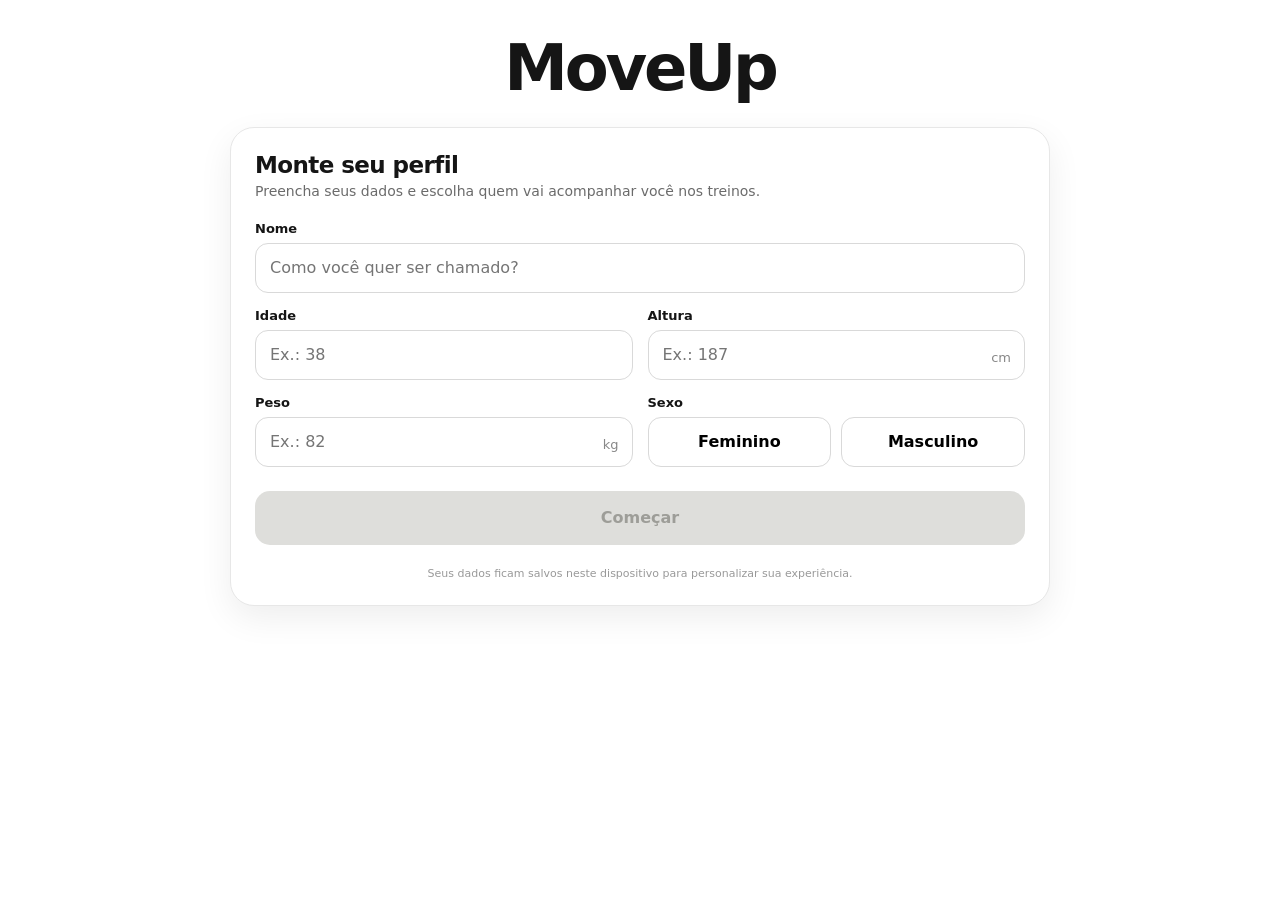
<file: index.html>
<!doctype html>
<html lang="pt-BR">
<head>
  <meta charset="utf-8" />
  <meta name="viewport" content="width=device-width,initial-scale=1,viewport-fit=cover" />
  <meta name="theme-color" content="#ffffff" />
  <title>MoveUp</title>
  <style>
    :root{--ink:#151515;--muted:#6b6b6b;--line:#e7e7e7;--soft:#f7f7f5;--accent:#65745a;--accent-dark:#4f5e46;--accent-soft:#eef2eb;--shadow:0 12px 34px rgba(0,0,0,.07)}
    *{box-sizing:border-box}
    body{margin:0;background:#fff;color:var(--ink);font-family:Inter,ui-sans-serif,system-ui,-apple-system,BlinkMacSystemFont,"Segoe UI",sans-serif;min-height:100svh}
    button,input{font:inherit}
    .page{width:min(860px,100%);margin:0 auto;padding:38px 20px 52px}
    .brand{text-align:center;margin-bottom:28px}
    .brand h1{margin:0;font-size:clamp(40px,8vw,64px);letter-spacing:-.05em;line-height:.95}
    .brand p{margin:10px 0 0;color:var(--muted);font-size:15px}
    .card{border:1px solid var(--line);border-radius:24px;padding:24px;background:#fff;box-shadow:var(--shadow)}
    h2{font-size:23px;margin:0 0 5px;letter-spacing:-.025em}
    .lead{margin:0 0 22px;color:var(--muted);font-size:14px}
    .hidden{display:none!important}

    .profile-home{display:none}
    .profile-home.show{display:block}
    .welcome{display:grid;grid-template-columns:132px minmax(0,1fr) auto;gap:18px;align-items:center}
    .welcome-avatar{width:132px;height:164px;border-radius:22px;overflow:hidden;background:var(--soft);border:1px solid var(--line)}
    .welcome-avatar img{display:block;width:100%;height:100%;object-fit:cover;object-position:center}
    .hello{font-size:13px;font-weight:850;letter-spacing:.12em;text-transform:uppercase;color:var(--accent-dark);margin-bottom:5px}
    .welcome h2{font-size:clamp(30px,6vw,42px);line-height:1;margin:0 0 8px;letter-spacing:-.04em}
    .profile-sub{color:var(--muted);font-size:14px;margin:0}
    .profile-data{display:grid;grid-template-columns:1fr;gap:6px;margin-top:0;min-width:118px}
    .data-box{background:var(--soft);border:1px solid var(--line);border-radius:12px;padding:8px 10px}
    .data-box strong{display:block;font-size:15px;letter-spacing:-.02em}
    .data-box span{display:block;color:var(--muted);font-size:8px;margin-top:1px;text-transform:uppercase;letter-spacing:.08em;font-weight:750}

    .calendar-block{margin-top:24px;padding-top:22px;border-top:1px solid var(--line)}
    .calendar-head{display:flex;align-items:center;justify-content:space-between;gap:12px;margin-bottom:14px}
    .calendar-title{font-size:17px;font-weight:850;letter-spacing:-.02em}
    .calendar-nav{display:flex;align-items:center;gap:8px}
    .calendar-month{min-width:132px;text-align:center;font-size:13px;font-weight:800;color:var(--accent-dark);text-transform:capitalize}
    .month-btn{width:34px;height:34px;border-radius:10px;border:1px solid var(--line);background:#fff;color:var(--accent-dark);font-weight:900;cursor:pointer;display:grid;place-items:center}
    .month-btn:hover{background:var(--accent-soft)}
    .weekdays,.calendar-grid{display:grid;grid-template-columns:repeat(7,1fr);gap:6px}
    .weekdays{margin-bottom:6px}
    .weekday{text-align:center;color:#9a9a96;font-size:10px;font-weight:800;text-transform:uppercase}
    .calendar-day{min-height:50px;border-radius:13px;display:flex;flex-direction:column;align-items:center;justify-content:center;gap:3px;position:relative;background:transparent}
    .calendar-day.empty{visibility:hidden}
    .calendar-day.today{background:var(--soft);box-shadow:inset 0 0 0 1px var(--line)}
    .calendar-day.has-workout{cursor:pointer;transition:.15s ease}
    .calendar-day.has-workout:hover{background:var(--accent-soft)}
    .day-number{font-size:12px;font-weight:750;color:#777}
    .workout-badge{width:30px;height:30px;border-radius:50%;display:grid;place-items:center;background:var(--accent);color:#fff;font-size:11px;font-weight:900;line-height:1;box-shadow:0 4px 10px rgba(79,94,70,.18)}
    .calendar-legend{margin:12px 0 0;color:#92928e;font-size:11px;text-align:center;line-height:1.4}
    .water-pct{font-size:8px;font-weight:900;color:#4d7890;line-height:1}
    .calendar-day.has-data{cursor:pointer;transition:.15s ease}
    .calendar-day.has-data:hover{background:var(--accent-soft)}
    .hydration{margin-top:14px;padding:14px 15px;border:1px solid var(--line);border-radius:17px;background:#fbfcfc}
    .hydration-head{display:flex;align-items:flex-end;justify-content:space-between;gap:12px;margin-bottom:9px}
    .hydration-title{font-size:14px;font-weight:900;letter-spacing:-.01em}
    .hydration-value{font-size:12px;font-weight:850;color:#4d7890;white-space:nowrap}
    .water-track{height:10px;border-radius:999px;background:#e7eef1;overflow:hidden}
    .water-fill{height:100%;width:0;border-radius:999px;background:#5f91aa;transition:width .25s ease}
    .water-meta{display:flex;justify-content:space-between;gap:8px;margin-top:6px;color:var(--muted);font-size:9px}
    .water-buttons{display:grid;grid-template-columns:repeat(3,1fr) auto;gap:6px;margin-top:10px}
    .water-btn,.water-undo{height:34px;border:1px solid #d7e1e5;border-radius:10px;background:#fff;color:#426f86;font-size:11px;font-weight:850;cursor:pointer;padding:0 9px}
    .water-btn:hover,.water-undo:hover{background:#edf5f8}.water-undo{color:#777;border-color:var(--line)}

    .home-actions{display:grid;grid-template-columns:1fr auto;gap:10px;margin-top:22px}
    .primary{height:54px;border:0;border-radius:15px;background:var(--accent);color:#fff;font-weight:850;cursor:pointer;transition:.18s ease;padding:0 22px}
    .primary:hover{background:var(--accent-dark);transform:translateY(-1px)}
    .secondary{height:54px;border:1px solid #d5d8d2;border-radius:15px;background:#fff;color:var(--accent-dark);font-weight:800;cursor:pointer;padding:0 19px}
    .secondary:hover{background:var(--accent-soft)}
    .saved-note{text-align:center;color:#999;font-size:11px;margin:12px 8px 0;line-height:1.4}

    .form-view{display:block}
    .grid{display:grid;grid-template-columns:1fr 1fr;gap:15px}
    label{display:block;font-size:13px;font-weight:700;margin:0 0 7px}
    input{width:100%;height:50px;border:1px solid #d9d9d9;border-radius:13px;padding:0 14px;font-size:16px;outline:none;background:#fff}
    input:focus{border-color:var(--accent);box-shadow:0 0 0 3px rgba(101,116,90,.12)}
    .unit{position:relative}.unit input{padding-right:48px}.unit span{position:absolute;right:14px;bottom:15px;color:#888;font-size:13px;pointer-events:none}
    .full{grid-column:1/-1}
    .sex-row{display:grid;grid-template-columns:1fr 1fr;gap:10px}
    .choice{height:50px;border:1px solid #d9d9d9;border-radius:13px;background:#fff;font-weight:700;cursor:pointer;transition:.18s ease}
    .choice:hover{border-color:#b7b7b7}.choice.selected{border:2px solid var(--accent);background:#f4f6f2;color:var(--accent-dark)}
    .avatar-area{display:none;margin-top:25px;padding-top:24px;border-top:1px solid var(--line)}
    .avatar-area.show{display:block}
    .avatar-title{display:flex;align-items:end;justify-content:space-between;gap:12px;margin-bottom:14px}
    .avatar-title h3{margin:0;font-size:18px}.avatar-title span{font-size:12px;color:var(--muted)}
    .avatars{display:grid;grid-template-columns:repeat(4,1fr);gap:12px}
    .avatar{position:relative;border:1px solid var(--line);border-radius:18px;background:var(--soft);padding:8px;cursor:pointer;overflow:hidden;transition:.18s ease;min-width:0}
    .avatar:hover{transform:translateY(-2px);box-shadow:0 8px 22px rgba(0,0,0,.07)}
    .avatar.selected{border:3px solid var(--accent);padding:6px;background:#f1f5ee}
    .avatar img{display:block;width:100%;aspect-ratio:3/4;object-fit:cover;object-position:center;border-radius:12px;background:#fff}
    .avatar .name{text-align:center;font-size:12px;font-weight:750;padding:8px 2px 3px;white-space:nowrap;overflow:hidden;text-overflow:ellipsis}
    .check{display:none;position:absolute;top:13px;right:13px;width:26px;height:26px;border-radius:50%;background:var(--accent);color:#fff;align-items:center;justify-content:center;font-size:15px;font-weight:900;box-shadow:0 2px 8px rgba(0,0,0,.15)}
    .avatar.selected .check{display:flex}
    .actions{margin-top:24px;display:grid;grid-template-columns:1fr;gap:10px}
    #start{width:100%;height:54px;border:0;border-radius:15px;background:var(--accent);color:#fff;font-size:16px;font-weight:800;cursor:pointer;transition:.18s ease}
    #start:hover:not(:disabled){background:var(--accent-dark);transform:translateY(-1px)}
    #start:disabled{background:#dededb;color:#9d9d98;cursor:not-allowed}
    #cancelEdit{display:none;width:100%;height:50px;border:1px solid #d5d8d2;border-radius:15px;background:#fff;color:var(--accent-dark);font-weight:800;cursor:pointer}
    #cancelEdit.show{display:block}
    .privacy{text-align:center;color:#999;font-size:11px;margin:11px 8px 0;line-height:1.4}

    .history-backdrop{position:fixed;inset:0;background:rgba(20,24,18,.48);display:none;align-items:flex-end;justify-content:center;z-index:30;padding:18px}
    .history-backdrop.show{display:flex}
    .history-sheet{width:min(680px,100%);max-height:86dvh;overflow:auto;background:#fff;border-radius:24px;padding:20px;box-shadow:0 24px 70px rgba(0,0,0,.24)}
    .history-sheet-head{display:flex;align-items:flex-start;justify-content:space-between;gap:12px;margin-bottom:14px}
    .history-sheet-head h3{margin:0;font-size:23px;letter-spacing:-.03em}
    .history-day-total{margin:4px 0 0;color:var(--accent-dark);font-weight:850;font-size:14px}
    .history-close{width:36px;height:36px;border-radius:12px;border:1px solid var(--line);background:#fff;color:#444;font-size:22px;cursor:pointer}
    .history-session{border:1px solid var(--line);border-radius:16px;overflow:hidden;margin-top:12px}
    .history-session-head{display:flex;align-items:center;justify-content:space-between;gap:10px;padding:11px 12px;background:var(--soft)}
    .history-session-title{font-weight:850;font-size:13px}
    .history-session-meta{color:var(--muted);font-size:10px;margin-top:2px}
    .history-session-kcal{color:var(--accent-dark);font-size:14px;font-weight:900;white-space:nowrap}
    .history-row{display:grid;grid-template-columns:minmax(0,1fr) 116px 65px;gap:6px;align-items:center;padding:7px 10px;border-top:1px solid #f0f0ee;font-size:10px}
    .history-row:first-child{border-top:0}
    .history-row-name{font-weight:700;white-space:nowrap;overflow:hidden;text-overflow:ellipsis}
    .history-row-intensity{text-align:center;color:var(--accent-dark);font-weight:800}
    .history-row-kcal{text-align:right;font-weight:800}
    .history-row.skipped{opacity:.5}
    .history-legacy{margin:14px 0 0;padding:11px 12px;border-radius:13px;background:#f8f8f6;color:#777;font-size:11px;line-height:1.4}

    @media(max-width:640px){
      body.home-mode{height:100dvh;min-height:100dvh;overflow:hidden}
      body.home-mode .page{height:100dvh;min-height:0;padding:12px 14px 10px;display:flex;flex-direction:column;overflow:hidden}
      body.home-mode .brand{flex:0 0 auto;margin-bottom:6px}
      body.home-mode .brand h1{font-size:34px;line-height:.94}
      body.home-mode .brand p{margin-top:5px;font-size:12px}
      body.home-mode .card{flex:1 1 auto;min-height:0;padding:14px;border-radius:20px;overflow:hidden}
      body.home-mode .profile-home.show{height:100%;display:flex;flex-direction:column;min-height:0}
      body.home-mode .welcome{flex:0 0 auto;grid-template-columns:84px minmax(0,1fr) 88px;gap:10px}
      body.home-mode .welcome-avatar{width:84px;height:102px;border-radius:16px}
      body.home-mode .hello{font-size:10px;letter-spacing:.1em;margin-bottom:3px}
      body.home-mode .welcome h2{font-size:25px;margin-bottom:4px;white-space:nowrap;overflow:hidden;text-overflow:ellipsis}
      body.home-mode .profile-sub{font-size:12px}
      body.home-mode .profile-data{flex:0 0 auto;display:grid;grid-template-columns:1fr;gap:4px;margin-top:0;min-width:0}
      body.home-mode .data-box{padding:5px 6px;border-radius:9px;text-align:center}
      body.home-mode .data-box strong{font-size:12px;line-height:1.05}
      body.home-mode .data-box span{font-size:6.5px;margin-top:1px}
      body.home-mode .calendar-block{flex:1 1 auto;min-height:0;margin-top:10px;padding-top:9px;display:flex;flex-direction:column}
      body.home-mode .calendar-head{flex:0 0 auto;margin-bottom:5px;gap:5px}
      body.home-mode .calendar-title{font-size:15px;white-space:nowrap}
      body.home-mode .calendar-nav{gap:4px}
      body.home-mode .calendar-month{min-width:112px;font-size:11px}
      body.home-mode .month-btn{width:30px;height:30px;border-radius:9px;font-size:16px}
      body.home-mode .weekdays{flex:0 0 auto;gap:2px;margin-bottom:2px}
      body.home-mode .weekday{font-size:8.5px}
      body.home-mode .calendar-grid{flex:1 1 auto;min-height:0;gap:1px}
      body.home-mode .calendar-day{min-height:0;border-radius:9px;gap:1px}
      body.home-mode .day-number{font-size:10px;line-height:1}
      body.home-mode .workout-badge{width:23px;height:23px;font-size:8.5px;box-shadow:none}
      body.home-mode .calendar-legend{flex:0 0 auto;margin:3px 0 0;font-size:8px;line-height:1.1}
      body.home-mode .hydration{flex:0 0 auto;margin-top:6px;padding:8px 9px;border-radius:12px}
      body.home-mode .hydration-head{margin-bottom:5px}.hydration-title{font-size:12px}.hydration-value{font-size:10px}
      body.home-mode .water-track{height:7px}.water-meta{margin-top:3px;font-size:7.5px}.water-buttons{margin-top:5px;gap:4px}
      body.home-mode .water-btn,body.home-mode .water-undo{height:28px;border-radius:8px;font-size:9px;padding:0 5px}
      body.home-mode .home-actions{flex:0 0 auto;grid-template-columns:minmax(0,1.65fr) minmax(0,1fr);gap:7px;margin-top:7px}
      body.home-mode .primary,body.home-mode .secondary{height:44px;border-radius:12px;padding:0 8px;font-size:12.5px}
      body.home-mode .saved-note{flex:0 0 auto;font-size:8.5px;margin:4px 2px 0;line-height:1.1}

      body:not(.home-mode){min-height:100dvh;overflow-x:hidden}
      body:not(.home-mode) .page{padding:18px 14px 28px}
      body:not(.home-mode) .brand{margin-bottom:14px}
      body:not(.home-mode) .brand h1{font-size:36px}
      body:not(.home-mode) .brand p{margin-top:6px;font-size:13px}
      body:not(.home-mode) .card{padding:16px;border-radius:20px}
      .grid{grid-template-columns:1fr;gap:13px}.full{grid-column:auto}.avatars{grid-template-columns:repeat(2,1fr);gap:10px}
      .history-backdrop{padding:8px}
      .history-sheet{max-height:91dvh;border-radius:20px;padding:14px}
      .history-sheet-head h3{font-size:20px}
      .history-row{grid-template-columns:minmax(0,1fr) 96px 58px;padding:6px 7px;font-size:9px}
    }
  </style>
</head>
<body>
  <main class="page">
    <header class="brand">
      <h1>MoveUp</h1>
      
    </header>

    <section class="card">
      <div id="profileHome" class="profile-home">
        <div class="welcome">
          <div class="welcome-avatar"><img id="homeAvatar" alt="Seu avatar" /></div>
          <div>
            <h2 id="welcomeName">Nome</h2>
            <p id="profileSub" class="profile-sub"></p>
          </div>
        </div>



        <div class="calendar-block" aria-label="Histórico de treinos">
          <div class="calendar-head">
            <div class="calendar-title">Seu calendário</div>
            <div class="calendar-nav">
              <button id="prevMonth" class="month-btn" type="button" aria-label="Mês anterior">‹</button>
              <div id="calendarMonth" class="calendar-month"></div>
              <button id="nextMonth" class="month-btn" type="button" aria-label="Próximo mês">›</button>
            </div>
          </div>
          <div class="weekdays" aria-hidden="true">
            <div class="weekday">Dom</div><div class="weekday">Seg</div><div class="weekday">Ter</div><div class="weekday">Qua</div><div class="weekday">Qui</div><div class="weekday">Sex</div><div class="weekday">Sáb</div>
          </div>
          <div id="calendarGrid" class="calendar-grid"></div>
          <p class="calendar-legend">Cada dia mostra sets concluídos e o percentual da meta de água atingido.</p>
        </div>

        <div class="hydration" aria-label="Consumo de água de hoje">
          <div class="hydration-head"><div class="hydration-title">💧 Água hoje</div><div id="waterValue" class="hydration-value">0 / 0 ml</div></div>
          <div class="water-track"><div id="waterFill" class="water-fill"></div></div>
          <div class="water-meta"><span id="waterPercent">0% da meta</span><span id="waterGoalInfo"></span></div>
          <div class="water-buttons">
            <button class="water-btn" type="button" data-water="200">+200 ml</button>
            <button class="water-btn" type="button" data-water="300">+300 ml</button>
            <button class="water-btn" type="button" data-water="500">+500 ml</button>
            <button id="waterUndo" class="water-undo" type="button" aria-label="Desfazer último registro de água">↶</button>
          </div>
        </div>

        <div class="home-actions">
          <button id="goWorkout" class="primary" type="button">▶ Iniciar treino</button>
          <button id="editProfile" class="secondary" type="button">Editar perfil</button>
        </div>
        <p class="saved-note">Seu perfil fica salvo neste dispositivo.</p>
      </div>

      <div id="formView" class="form-view">
        <h2 id="formTitle">Monte seu perfil</h2>
        <p id="formLead" class="lead">Preencha seus dados e escolha quem vai acompanhar você nos treinos.</p>

        <form id="profileForm" autocomplete="on">
          <div class="grid">
            <div class="full">
              <label for="name">Nome</label>
              <input id="name" name="name" type="text" maxlength="50" placeholder="Como você quer ser chamado?" autocomplete="name" required />
            </div>
            <div>
              <label for="age">Idade</label>
              <input id="age" name="age" type="number" min="10" max="100" inputmode="numeric" placeholder="Ex.: 38" required />
            </div>
            <div>
              <label for="height">Altura</label>
              <div class="unit"><input id="height" name="height" type="number" min="100" max="230" inputmode="numeric" placeholder="Ex.: 187" required /><span>cm</span></div>
            </div>
            <div>
              <label for="weight">Peso</label>
              <div class="unit"><input id="weight" name="weight" type="number" min="30" max="300" step="0.1" inputmode="decimal" placeholder="Ex.: 82" required /><span>kg</span></div>
            </div>
            <div>
              <label>Sexo</label>
              <div class="sex-row" role="group" aria-label="Sexo">
                <button class="choice" type="button" data-sex="Woman">Feminino</button>
                <button class="choice" type="button" data-sex="Man">Masculino</button>
              </div>
            </div>
          </div>

          <div id="avatarArea" class="avatar-area" aria-live="polite">
            <div class="avatar-title">
              <h3>Escolha seu avatar</h3>
              <span>Você poderá alterar depois</span>
            </div>
            <div id="avatars" class="avatars"></div>
          </div>

          <div class="actions">
            <button id="start" type="submit" disabled>Começar</button>
            <button id="cancelEdit" type="button">Cancelar edição</button>
            <p class="privacy">Seus dados ficam salvos neste dispositivo para personalizar sua experiência.</p>
          </div>
        </form>
      </div>
    </section>
  </main>

  <div id="historyBackdrop" class="history-backdrop" role="dialog" aria-modal="true" aria-labelledby="historyTitle">
    <div class="history-sheet">
      <div class="history-sheet-head">
        <div>
          <h3 id="historyTitle">Histórico do dia</h3>
          <p id="historyDayTotal" class="history-day-total"></p>
        </div>
        <button id="historyClose" class="history-close" type="button" aria-label="Fechar">×</button>
      </div>
      <div id="historyContent"></div>
    </div>
  </div>

  <script>
    const PROFILE_KEY='moveup_profile_v1';
    const HISTORY_KEY='morningRoutineHistory';
    const SESSION_HISTORY_KEY='moveup_session_history_v1';
    const WATER_KEY='moveup_water_history_v1';
    const INTENSITY_LABELS={light:'Leve',moderate:'Moderado',intense:'Intenso'};
    const colors=[['Brown','Castanho'],['Blond','Loiro'],['Red','Ruivo'],['Black','Negro']];
    const colorLabels=Object.fromEntries(colors);
    let selectedSex='';
    let selectedAvatar='';
    let editingExisting=false;
    let currentProfile=null;
    const now=new Date();
    let calendarCursor=new Date(now.getFullYear(),now.getMonth(),1);

    const profileHome=document.getElementById('profileHome');
    const formView=document.getElementById('formView');
    const form=document.getElementById('profileForm');
    const avatarArea=document.getElementById('avatarArea');
    const avatars=document.getElementById('avatars');
    const start=document.getElementById('start');
    const cancelEdit=document.getElementById('cancelEdit');
    const formTitle=document.getElementById('formTitle');
    const formLead=document.getElementById('formLead');
    const sexButtons=[...document.querySelectorAll('[data-sex]')];
    const fields=['name','age','height','weight'].map(id=>document.getElementById(id));

    const avatarFile=(sex,color)=>`avatar/Avatar_${sex}_${color}.jpg`;
    const sexLabel=sex=>sex==='Woman'?'Feminino':'Masculino';
    const formatKcal=value=>{const n=Number(value)||0;return Number.isInteger(n)?String(n):n.toFixed(1).replace('.',',')};

    function getSavedProfile(){
      try{return JSON.parse(localStorage.getItem(PROFILE_KEY)||'null')}catch(_){return null}
    }

    function getWorkoutHistory(){
      try{
        const h=JSON.parse(localStorage.getItem(HISTORY_KEY)||'{}');
        return h&&typeof h==='object'?h:{};
      }catch(_){return {}}
    }

    function getWaterHistory(){
      try{const h=JSON.parse(localStorage.getItem(WATER_KEY)||'{}');return h&&typeof h==='object'?h:{}}catch(_){return {}}
    }

    function saveWaterHistory(h){localStorage.setItem(WATER_KEY,JSON.stringify(h))}
    function todayKey(){const d=new Date();return calendarDateKey(d.getFullYear(),d.getMonth(),d.getDate())}
    function waterMlPerKg(age){age=Number(age)||0;if(age<=17)return 40;if(age<=55)return 35;if(age<=65)return 30;return 25}
    function waterGoalFor(key){
      const p=getSavedProfile(); if(!p)return 0;
      const sets=Number(getWorkoutHistory()[key]||0);
      return Math.round((Number(p.weightKg)||0)*waterMlPerKg(p.age)+sets*500);
    }
    function waterConsumedFor(key){const e=getWaterHistory()[key];return e?Number(e.totalMl||0):0}
    function waterPercentFor(key){const goal=waterGoalFor(key);return goal?Math.round(waterConsumedFor(key)/goal*100):0}
    function renderHydration(){
      const key=todayKey(), consumed=waterConsumedFor(key), goal=waterGoalFor(key), pct=goal?Math.round(consumed/goal*100):0;
      document.getElementById('waterValue').textContent=`${consumed.toLocaleString('pt-BR')} / ${goal.toLocaleString('pt-BR')} ml`;
      document.getElementById('waterPercent').textContent=`${pct}% da meta`;
      document.getElementById('waterFill').style.width=`${Math.min(100,pct)}%`;
      const sets=Number(getWorkoutHistory()[key]||0);
      document.getElementById('waterGoalInfo').textContent=sets?`meta inclui +${(sets*500).toLocaleString('pt-BR')} ml de treino`:`${waterMlPerKg(currentProfile?.age||0)} ml/kg`;
      document.getElementById('waterUndo').disabled=!(getWaterHistory()[key]?.entries||[]).length;
    }
    function addWater(ml){
      const h=getWaterHistory(),key=todayKey();
      if(!h[key])h[key]={totalMl:0,entries:[]};
      h[key].totalMl=Number(h[key].totalMl||0)+ml;h[key].entries.push({ml,at:new Date().toISOString()});saveWaterHistory(h);renderHydration();renderCalendar();
    }
    function undoWater(){
      const h=getWaterHistory(),key=todayKey(),e=h[key];if(!e||!e.entries?.length)return;
      const last=e.entries.pop();e.totalMl=Math.max(0,Number(e.totalMl||0)-Number(last.ml||0));if(!e.totalMl&&!e.entries.length)delete h[key];saveWaterHistory(h);renderHydration();renderCalendar();
    }

    function getSessionHistory(){
      try{
        const h=JSON.parse(localStorage.getItem(SESSION_HISTORY_KEY)||'{}');
        return h&&typeof h==='object'?h:{};
      }catch(_){return {}}
    }

    function calendarDateKey(year,monthIndex,day){
      return `${year}-${String(monthIndex+1).padStart(2,'0')}-${String(day).padStart(2,'0')}`;
    }

    function formatDateKey(key){
      const [year,month,day]=key.split('-').map(Number);
      return new Date(year,month-1,day).toLocaleDateString('pt-BR',{day:'numeric',month:'long',year:'numeric'});
    }

    function formatTime(iso){
      if(!iso)return '';
      try{return new Date(iso).toLocaleTimeString('pt-BR',{hour:'2-digit',minute:'2-digit'})}catch(_){return ''}
    }

    function openDayHistory(key,legacyCount){
      const sessions=getSessionHistory()[key]||[];
      const total=sessions.reduce((sum,s)=>sum+(Number(s.totalKcal)||0),0);
      document.getElementById('historyTitle').textContent=formatDateKey(key);
      document.getElementById('historyDayTotal').textContent=sessions.length?`Total com calorias registradas: ~${formatKcal(total)} kcal`:'';

      const html=sessions.map((session,index)=>{
        const rows=(session.exercises||[]).map(item=>{
          const intensity=item.status==='skipped'?'Pulado':INTENSITY_LABELS[item.intensity]||'Moderado';
          const detail=item.status==='skipped'?intensity:`${intensity}${item.reps?` · ${item.reps} reps`:''}`;
          return `<div class="history-row ${item.status==='skipped'?'skipped':''}"><span class="history-row-name">${item.name}</span><span class="history-row-intensity">${detail}</span><span class="history-row-kcal">${item.status==='skipped'?'0':`~${formatKcal(item.kcal)}`} kcal</span></div>`;
        }).join('');
        return `<section class="history-session"><div class="history-session-head"><div><div class="history-session-title">Sequência ${index+1}</div><div class="history-session-meta">${formatTime(session.completedAt)} · ${session.weightKg||'—'} kg</div></div><div class="history-session-kcal">~${formatKcal(session.totalKcal)} kcal</div></div><div>${rows}</div></section>`;
      }).join('');

      const missing=Math.max(0,Number(legacyCount||0)-sessions.length);
      const legacyNote=missing?`<div class="history-legacy">${missing} sequência${missing>1?'s':''} deste dia foi${missing>1?'ram':''} registrada${missing>1?'s':''} antes do detalhamento de intensidade e calorias. Por isso, não há calorias disponíveis para ${missing>1?'essas sequências':'essa sequência'}.</div>`:'';
      document.getElementById('historyContent').innerHTML=html||legacyNote||'<div class="history-legacy">Ainda não há detalhes de treino para este dia.</div>';
      if(html&&legacyNote)document.getElementById('historyContent').insertAdjacentHTML('beforeend',legacyNote);
      document.getElementById('historyBackdrop').classList.add('show');
      document.body.style.overflow='hidden';
    }

    function closeDayHistory(){
      document.getElementById('historyBackdrop').classList.remove('show');
      document.body.style.overflow='';
    }

    function renderCalendar(){
      const grid=document.getElementById('calendarGrid');
      const monthLabel=document.getElementById('calendarMonth');
      if(!grid||!monthLabel)return;
      const year=calendarCursor.getFullYear();
      const month=calendarCursor.getMonth();
      const firstWeekday=new Date(year,month,1).getDay();
      const daysInMonth=new Date(year,month+1,0).getDate();
      const rows=Math.ceil((firstWeekday+daysInMonth)/7);
      const history=getWorkoutHistory();
      const waterHistory=getWaterHistory();
      monthLabel.textContent=new Date(year,month,1).toLocaleDateString('pt-BR',{month:'long',year:'numeric'});
      grid.innerHTML='';
      grid.style.gridTemplateRows=`repeat(${rows},minmax(0,1fr))`;
      for(let i=0;i<firstWeekday;i++){
        const empty=document.createElement('div');
        empty.className='calendar-day empty';
        grid.appendChild(empty);
      }
      for(let day=1;day<=daysInMonth;day++){
        const key=calendarDateKey(year,month,day);
        const count=Number(history[key]||0);
        const waterPct=waterHistory[key]?waterPercentFor(key):0;
        const cell=document.createElement('div');
        cell.className='calendar-day';
        const isToday=year===now.getFullYear()&&month===now.getMonth()&&day===now.getDate();
        if(isToday)cell.classList.add('today');
        cell.setAttribute('aria-label',`${day}: ${count} sequência${count!==1?'s':''} concluída${count!==1?'s':''}; ${waterPct}% da meta de água`);
        const number=document.createElement('span');
        number.className='day-number';
        number.textContent=day;
        cell.appendChild(number);
        if(count>0){
          cell.classList.add('has-workout');
          cell.tabIndex=0;
          const badge=document.createElement('span');
          badge.className='workout-badge';
          badge.textContent=`${count}x`;
          cell.appendChild(badge);
          cell.addEventListener('click',()=>openDayHistory(key,count));
          cell.addEventListener('keydown',e=>{if(e.key==='Enter'||e.key===' '){e.preventDefault();openDayHistory(key,count)}});
        }
        if(waterHistory[key]){const wp=document.createElement('span');wp.className='water-pct';wp.textContent=`${waterPct}% 💧`;cell.appendChild(wp)}
        grid.appendChild(cell);
      }
    }

    function renderAvatars(sex,keepAvatar=''){
      selectedAvatar=keepAvatar||'';
      avatars.innerHTML='';
      colors.forEach(([color,label])=>{
        const b=document.createElement('button');
        b.type='button';
        b.className='avatar';
        b.dataset.avatar=color;
        b.innerHTML=`<span class="check">✓</span><img src="${avatarFile(sex,color)}" alt="Avatar ${label}" loading="eager"><div class="name">${label}</div>`;
        if(color===selectedAvatar)b.classList.add('selected');
        b.addEventListener('click',()=>{
          selectedAvatar=color;
          [...avatars.children].forEach(x=>x.classList.toggle('selected',x===b));
          validate();
        });
        avatars.appendChild(b);
      });
      avatarArea.classList.add('show');
      validate();
    }

    function chooseSex(sex,avatar=''){
      selectedSex=sex;
      sexButtons.forEach(x=>x.classList.toggle('selected',x.dataset.sex===sex));
      renderAvatars(sex,avatar);
    }

    sexButtons.forEach(btn=>btn.addEventListener('click',()=>chooseSex(btn.dataset.sex)));

    function validate(){
      const okFields=fields.every(f=>String(f.value).trim()!==''&&f.checkValidity());
      start.disabled=!(okFields&&selectedSex&&selectedAvatar);
    }
    fields.forEach(f=>f.addEventListener('input',validate));

    function showHome(profile){
      currentProfile=profile;
      editingExisting=false;
      document.body.classList.add('home-mode');
      formView.classList.add('hidden');
      profileHome.classList.add('show');
      document.getElementById('homeAvatar').src=profile.avatarBase||avatarFile(profile.sex,profile.avatar);
      document.getElementById('welcomeName').textContent=profile.name;
      document.getElementById('profileSub').textContent=sexLabel(profile.sex);
      document.getElementById('homeAge').textContent=`${profile.age} anos`;
      document.getElementById('homeHeight').textContent=`${profile.heightCm} cm`;
      document.getElementById('homeWeight').textContent=`${profile.weightKg} kg`;
      renderCalendar();
      renderHydration();
    }

    function showFormForNewProfile(){
      currentProfile=null;
      editingExisting=false;
      document.body.classList.remove('home-mode');
      profileHome.classList.remove('show');
      formView.classList.remove('hidden');
      formTitle.textContent='Monte seu perfil';
      formLead.textContent='Preencha seus dados e escolha quem vai acompanhar você nos treinos.';
      start.textContent='Começar';
      cancelEdit.classList.remove('show');
      form.reset();
      selectedSex='';
      selectedAvatar='';
      sexButtons.forEach(x=>x.classList.remove('selected'));
      avatars.innerHTML='';
      avatarArea.classList.remove('show');
      validate();
    }

    function showEdit(profile){
      currentProfile=profile;
      editingExisting=true;
      document.body.classList.remove('home-mode');
      profileHome.classList.remove('show');
      formView.classList.remove('hidden');
      formTitle.textContent='Editar perfil';
      formLead.textContent='Atualize seus dados ou troque seu avatar.';
      start.textContent='Salvar alterações';
      cancelEdit.classList.add('show');
      document.getElementById('name').value=profile.name||'';
      document.getElementById('age').value=profile.age??'';
      document.getElementById('height').value=profile.heightCm??'';
      document.getElementById('weight').value=profile.weightKg??'';
      chooseSex(profile.sex,profile.avatar);
      validate();
      window.scrollTo({top:0,behavior:'smooth'});
    }

    form.addEventListener('submit',e=>{
      e.preventDefault();
      validate();
      if(start.disabled)return;
      const old=currentProfile||{};
      const profile={
        name:document.getElementById('name').value.trim(),
        age:Number(document.getElementById('age').value),
        heightCm:Number(document.getElementById('height').value),
        weightKg:Number(document.getElementById('weight').value),
        sex:selectedSex,
        avatar:selectedAvatar,
        avatarBase:avatarFile(selectedSex,selectedAvatar),
        createdAt:old.createdAt||new Date().toISOString(),
        updatedAt:new Date().toISOString()
      };
      localStorage.setItem(PROFILE_KEY,JSON.stringify(profile));
      currentProfile=profile;
      if(editingExisting)showHome(profile);else location.href='routine.html';
    });

    document.querySelectorAll('[data-water]').forEach(b=>b.addEventListener('click',()=>addWater(Number(b.dataset.water))));
    document.getElementById('waterUndo').addEventListener('click',undoWater);
    document.getElementById('goWorkout').addEventListener('click',()=>location.href='routine.html');
    document.getElementById('editProfile').addEventListener('click',()=>{const p=getSavedProfile();if(p)showEdit(p)});
    cancelEdit.addEventListener('click',()=>{const p=getSavedProfile();if(p)showHome(p)});
    document.getElementById('prevMonth').addEventListener('click',()=>{calendarCursor=new Date(calendarCursor.getFullYear(),calendarCursor.getMonth()-1,1);renderCalendar()});
    document.getElementById('nextMonth').addEventListener('click',()=>{calendarCursor=new Date(calendarCursor.getFullYear(),calendarCursor.getMonth()+1,1);renderCalendar()});
    document.getElementById('historyClose').addEventListener('click',closeDayHistory);
    document.getElementById('historyBackdrop').addEventListener('click',e=>{if(e.target.id==='historyBackdrop')closeDayHistory()});
    document.addEventListener('keydown',e=>{if(e.key==='Escape')closeDayHistory()});
    document.addEventListener('visibilitychange',()=>{if(!document.hidden&&profileHome.classList.contains('show')){renderCalendar();renderHydration()}});
    window.addEventListener('focus',()=>{if(profileHome.classList.contains('show')){renderCalendar();renderHydration()}});

    const saved=getSavedProfile();
    if(saved&&saved.name&&saved.sex&&saved.avatar)showHome(saved);else showFormForNewProfile();
  </script>
</body>
</html>
</file>
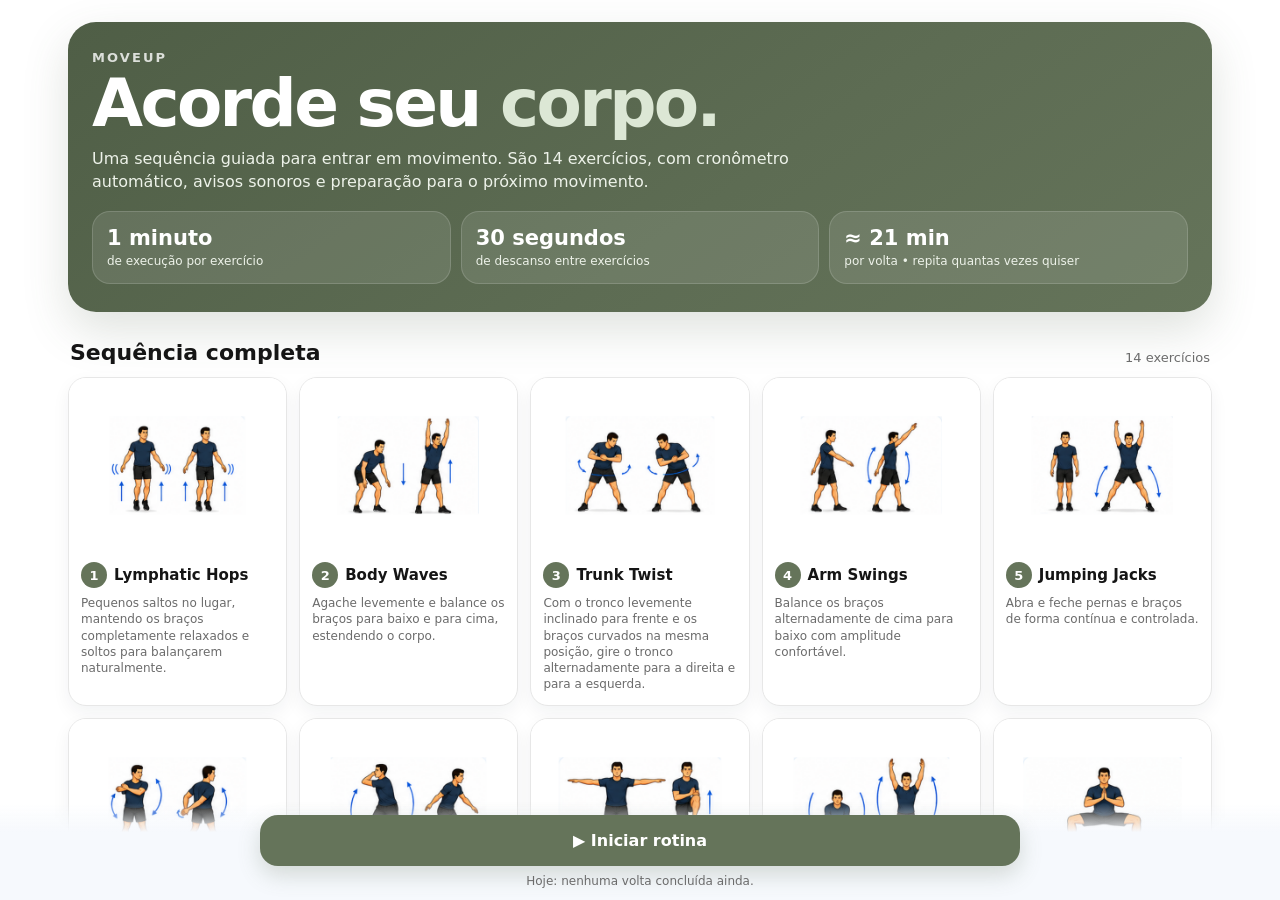
<file: routine.html>
<!doctype html>
<html lang="pt-BR">
<head>
  <meta charset="utf-8" />
  <meta name="viewport" content="width=device-width,initial-scale=1,viewport-fit=cover" />
  <meta name="theme-color" content="#4f5e46" />
  <title>MoveUp — Treino</title>
  <style>
    html,body{margin:0;width:100%;height:100%;overflow:hidden;background:#fff}
    iframe{display:block;width:100%;height:100dvh;border:0;background:#fff}
  </style>
</head>
<body>
  <iframe id="workoutFrame" src="workout.html" title="Treino MoveUp" allow="screen-wake-lock"></iframe>
  <script>
    const PROFILE_KEY='moveup_profile_v1';
    const EXERCISE_IMAGE_NAMES={
      'Lymphatic Hops':'LymphaticHops',
      'Body Waves':'BodyWaves',
      'Trunk Twist':'TrunkTwist',
      'Arm Swings':'ArmSwings',
      'Jumping Jacks':'JumpingJacks',
      'Dead Arms':'DeadArms',
      'Golf Swing':'GolfSwing',
      'Marches':'Marches',
      'Ballet Squats':'BalletSquats',
      'Horseback Stance':'HorsebackStance',
      'Sit-Up':'SitUp',
      'Abdominal Plank':'Plank',
      'Push Ups':'PushUps',
      'Pull-Up / Chin-Up':'PullUp'
    };
    const EXERCISE_ORDER=Object.keys(EXERCISE_IMAGE_NAMES);

    function getSavedProfile(){
      try{return JSON.parse(localStorage.getItem(PROFILE_KEY)||'{}')}catch(_){return {}}
    }

    function getAvatarExerciseImage(exerciseName){
      const profile=getSavedProfile();
      const stem=EXERCISE_IMAGE_NAMES[String(exerciseName||'').trim()];
      if(!stem || !profile.sex || !profile.avatar) return '';
      return `avatar/${stem}_${profile.sex}_${profile.avatar}.jpg`;
    }

    function applyAvatarImages(doc){
      const profile=getSavedProfile();
      if(!profile.sex || !profile.avatar) return;

      doc.querySelectorAll('.card').forEach(card=>{
        const title=card.querySelector('.card-title')?.textContent?.trim();
        const img=card.querySelector('img');
        const src=getAvatarExerciseImage(title);
        if(img && src && img.getAttribute('src')!==src){
          img.src=src;
          img.alt=`${title} — avatar selecionado`;
        }
      });

      const nameEl=doc.getElementById('exerciseName');
      const imageEl=doc.getElementById('exerciseImage');
      const currentName=nameEl?.textContent?.trim();
      const currentSrc=getAvatarExerciseImage(currentName);
      if(imageEl && currentSrc && imageEl.getAttribute('src')!==currentSrc){
        imageEl.src=currentSrc;
        imageEl.alt=`${currentName} — avatar selecionado`;
      }
    }

    function updateDurationSummary(doc){
      doc.querySelectorAll('.rule strong').forEach(el=>{
        if(el.textContent.includes('19 min')) el.textContent='≈ 21 min';
      });
    }

    function installNavigationLogic(doc){
      if(doc.getElementById('moveupNavigationLogic')) return;
      const script=doc.createElement('script');
      script.id='moveupNavigationLogic';
      script.textContent=`
        (function(){
          window.moveupJumpExercise=function(delta){
            try{
              if(!['countdown','exercise','rest','paused'].includes(phase)) return;
              const target=Math.max(0,Math.min(EXERCISES.length-1,current+(Number(delta)||0)));
              if(target===current) return;
              clearInterval(timerId);
              current=target;
              phase='exercise';
              inferPausedPhase='exercise';
              pausedRemaining=0;
              phaseDuration=WORK;
              deadline=performance.now()+WORK*1000;
              lastBeepSecond=WORK;
              $('pauseBtn').textContent='Ⅱ Pausar';
              requestWakeLock();
              renderWorkout(WORK);
              startTicker();
            }catch(e){console.error('MoveUp exercise navigation failed',e)}
          };
        })();
      `;
      doc.body.appendChild(script);
    }

    function installWorkoutEnhancements(doc){
      if(doc.getElementById('moveupWorkoutEnhancements'))return;
      const script=doc.createElement('script');
      script.id='moveupWorkoutEnhancements';
      script.src='moveup-workout-enhancements.js';
      script.defer=false;
      doc.body.appendChild(script);
    }

    function updateNavButtons(doc){
      const currentName=doc.getElementById('exerciseName')?.textContent?.trim();
      const index=EXERCISE_ORDER.indexOf(currentName);
      const prev=doc.getElementById('prevExerciseBtn');
      const next=doc.getElementById('nextExerciseBtn');
      if(prev) prev.disabled=index<=0;
      if(next) next.disabled=index<0;
    }

    function enhanceWorkoutUI(doc){
      const visual=doc.querySelector('.visual-wrap');
      const desc=doc.getElementById('exerciseDesc');
      const detailArea=visual?.nextElementSibling;
      const timerArea=detailArea?.querySelector('.timer-area');

      if(desc && detailArea && timerArea && !doc.getElementById('moveupInstruction')){
        const instruction=doc.createElement('div');
        instruction.id='moveupInstruction';
        instruction.className='moveup-instruction';
        detailArea.insertBefore(instruction,timerArea);
        instruction.appendChild(desc);
      }

      const controls=doc.querySelector('.controls');
      const pause=doc.getElementById('pauseBtn');
      const restart=doc.getElementById('restartBtn');
      if(controls && pause && restart && !doc.getElementById('prevExerciseBtn')){
        const prev=doc.createElement('button');
        prev.id='prevExerciseBtn';
        prev.type='button';
        prev.className='control moveup-nav';
        prev.setAttribute('aria-label','Voltar ao exercício anterior');
        prev.title='Exercício anterior';
        prev.textContent='←';

        const next=doc.createElement('button');
        next.id='nextExerciseBtn';
        next.type='button';
        next.className='control moveup-nav';
        next.setAttribute('aria-label','Avançar para o próximo exercício');
        next.title='Próximo exercício';
        next.textContent='→';

        controls.insertBefore(prev,pause);
        controls.appendChild(next);
        prev.addEventListener('click',()=>frame.contentWindow.moveupJumpExercise?.(-1));
        next.addEventListener('click',()=>frame.contentWindow.moveupJumpExercise?.(1));
      }
      updateNavButtons(doc);
    }

    const frame=document.getElementById('workoutFrame');
    frame.addEventListener('load',()=>{
      try{
        const doc=frame.contentDocument;
        if(!doc) return;

        if(!doc.getElementById('moveupGreenTheme')){
          const link=doc.createElement('link');
          link.id='moveupGreenTheme';
          link.rel='stylesheet';
          link.href='moveup-theme.css';
          doc.head.appendChild(link);
        }

        if(!doc.getElementById('moveupRestLayout')){
          const link=doc.createElement('link');
          link.id='moveupRestLayout';
          link.rel='stylesheet';
          link.href='moveup-rest-layout.css';
          doc.head.appendChild(link);
        }

        const meta=doc.querySelector('meta[name="theme-color"]');
        if(meta) meta.setAttribute('content','#4f5e46');

        updateDurationSummary(doc);
        installNavigationLogic(doc);
        enhanceWorkoutUI(doc);
        installWorkoutEnhancements(doc);
        applyAvatarImages(doc);

        setTimeout(()=>{
          updateDurationSummary(doc);
          enhanceWorkoutUI(doc);
          applyAvatarImages(doc);
        },0);
        setTimeout(()=>{
          updateDurationSummary(doc);
          enhanceWorkoutUI(doc);
          applyAvatarImages(doc);
        },250);

        const nameEl=doc.getElementById('exerciseName');
        if(nameEl){
          new MutationObserver(()=>{
            applyAvatarImages(doc);
            updateNavButtons(doc);
          }).observe(nameEl,{childList:true,subtree:true,characterData:true});
        }

        const grid=doc.getElementById('exerciseGrid');
        if(grid){
          new MutationObserver(()=>applyAvatarImages(doc)).observe(grid,{childList:true,subtree:true});
        }
      }catch(e){
        console.error('MoveUp integration failed',e);
      }
    });
  </script>
</body>
</html>
</file>
